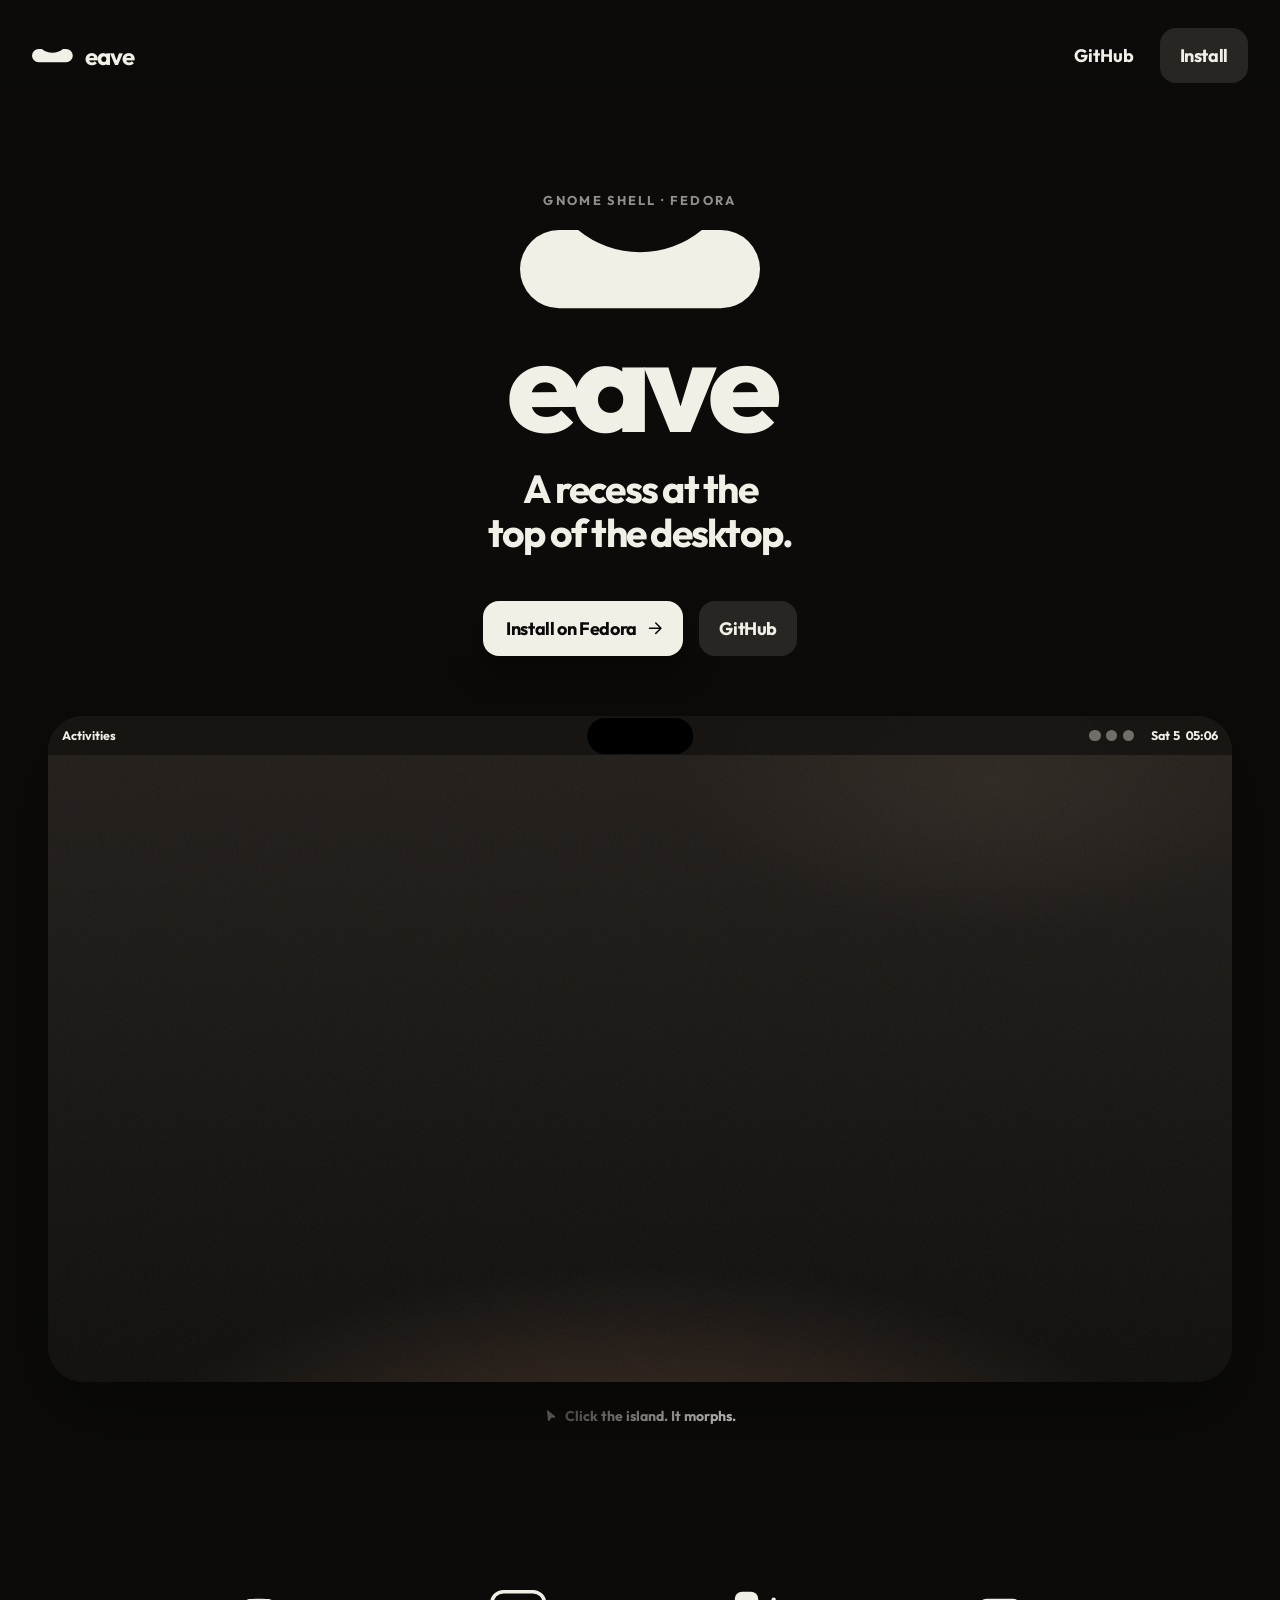
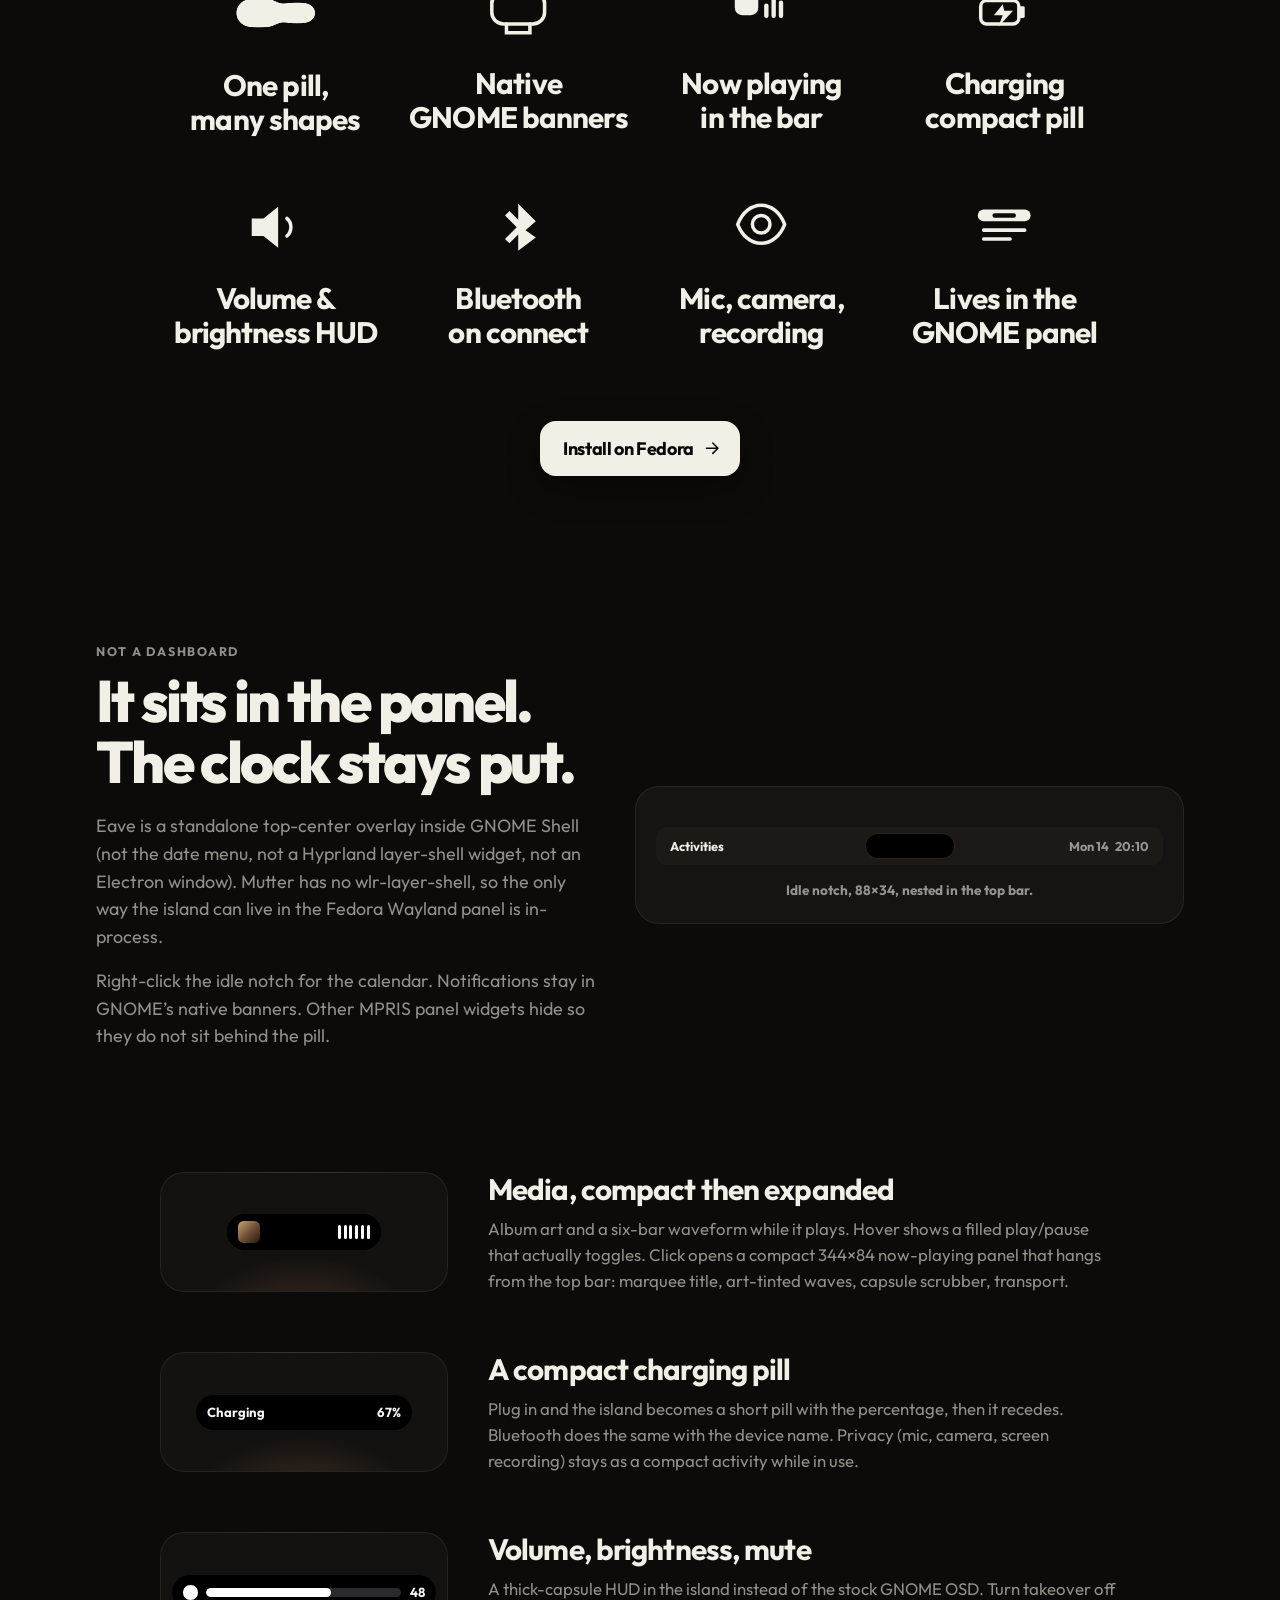
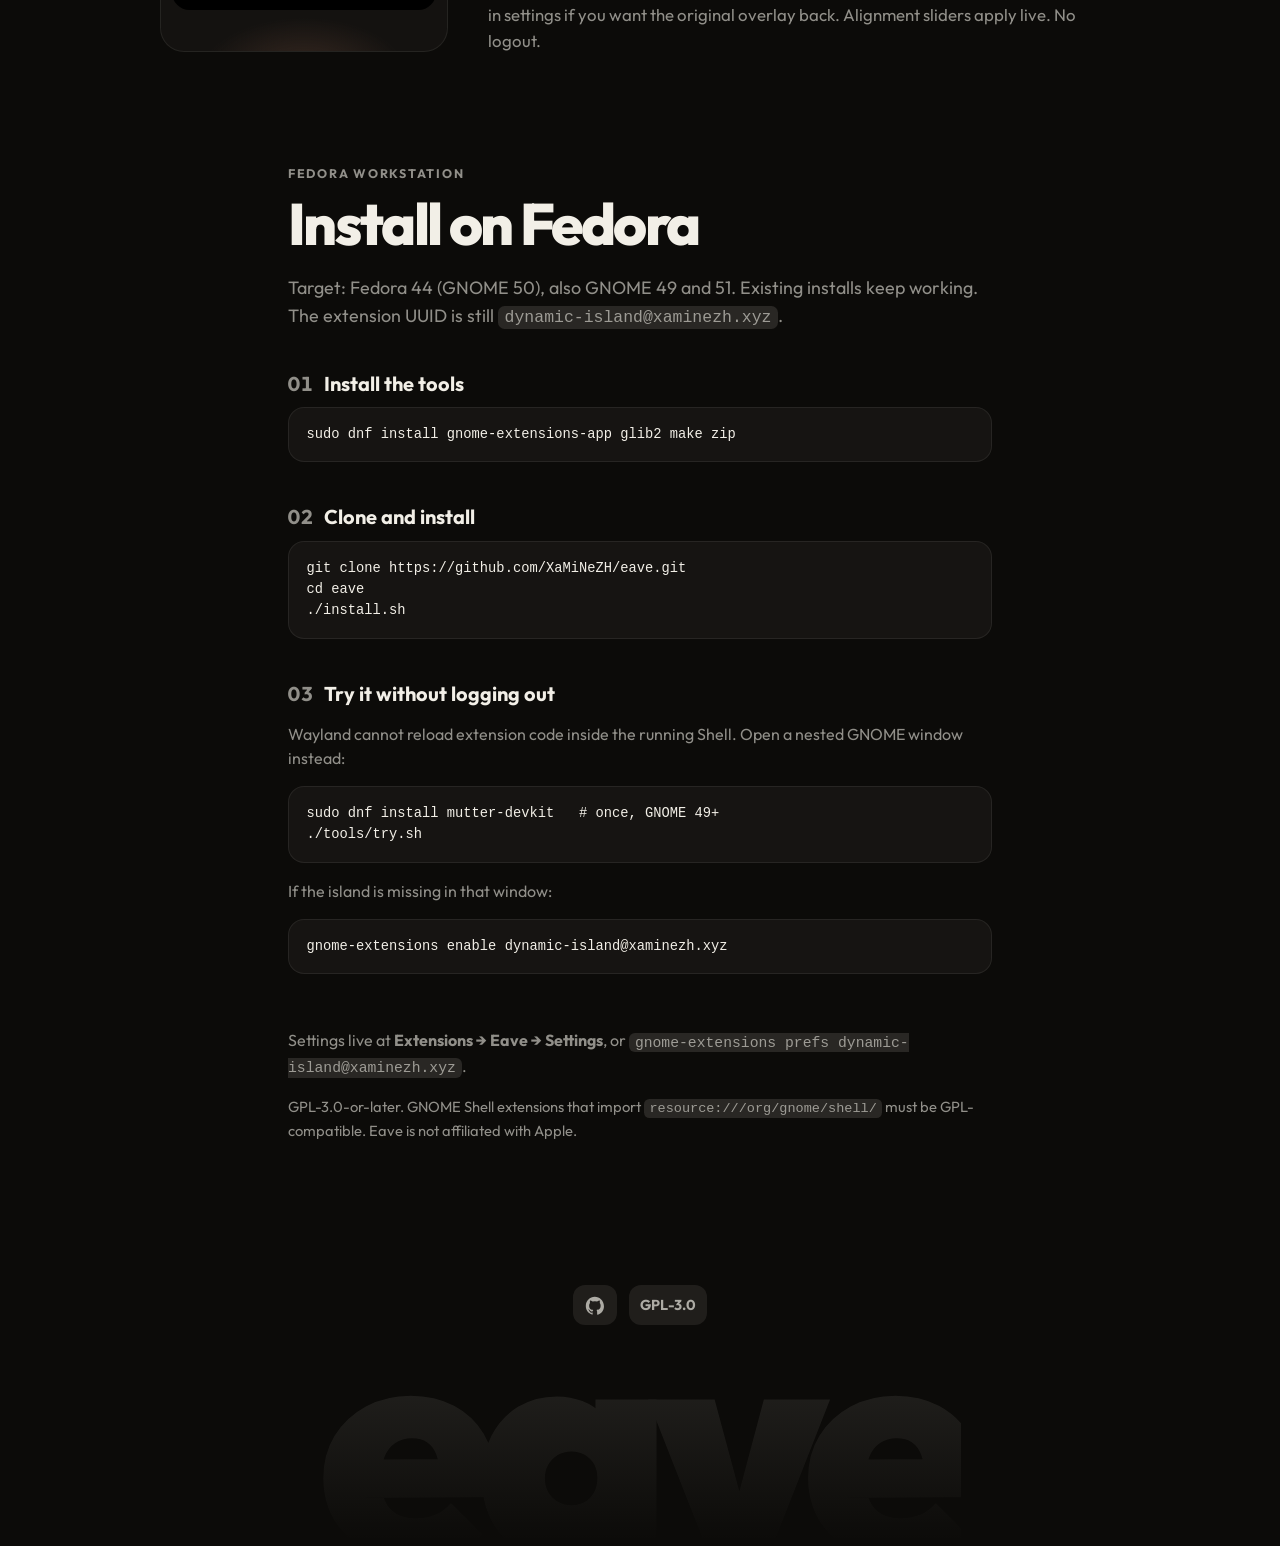
<file: site/index.html>
<!DOCTYPE html>
<html lang="en">
<head>
  <meta charset="utf-8">
  <meta name="viewport" content="width=device-width, initial-scale=1">
  <title>Eave, a recess at the top of the desktop</title>
  <meta name="description" content="Eave is a GNOME Shell extension for Fedora. A black notch in the top panel that morphs for media, charging, volume, Bluetooth, and privacy. GPL-3.0.">
  <meta name="theme-color" content="#0c0b09">
  <link rel="icon" href="assets/favicon.svg" type="image/svg+xml">
  <link rel="preload" href="fonts/outfit-700.ttf" as="font" type="font/ttf" crossorigin>
  <link rel="preload" href="fonts/outfit-800.ttf" as="font" type="font/ttf" crossorigin>
  <link rel="stylesheet" href="styles.css">
</head>
<body>
  <header class="nav" id="top">
    <a class="brand" href="#top" aria-label="Eave home">
      <svg class="brand-mark" viewBox="0 0 227 74" aria-hidden="true">
        <path fill="currentColor" stroke="none" d="M54.99359 0H37A37 37 0 0 0 0 37 37 37 0 0 0 37 74H190A37 37 0 0 0 227 37 37 37 0 0 0 190 0H172.00641A92 92 0 0 1 54.99359 0Z"/>
      </svg>
      <span class="brand-word">eave</span>
    </a>
    <nav class="nav-links" aria-label="Primary">
      <a class="nav-text" href="https://github.com/XaMiNeZH/eave">GitHub</a>
      <a class="btn btn-nav" href="#install">Install</a>
    </nav>
  </header>

  <main>
    <section class="hero">
      <div class="hero-copy">
        <p class="hero-kicker rise" style="--d:80ms">GNOME Shell · Fedora</p>
        <h1 class="hero-lockup rise" style="--d:160ms">
          <svg class="hero-mark" viewBox="0 0 227 74" role="img" aria-label="Eave mark">
            <path fill="currentColor" stroke="none" d="M54.99359 0H37A37 37 0 0 0 0 37 37 37 0 0 0 37 74H190A37 37 0 0 0 227 37 37 37 0 0 0 190 0H172.00641A92 92 0 0 1 54.99359 0Z"/>
          </svg>
          <span class="hero-name">eave</span>
        </h1>
        <p class="tagline rise" style="--d:280ms">A recess at the<br> top of the desktop.</p>
        <div class="hero-actions rise" style="--d:420ms">
          <a class="btn btn-solid" href="#install">
            <span class="btn-label">Install on Fedora</span>
            <svg class="btn-arrow" viewBox="0 0 24 24" aria-hidden="true"><path fill="none" stroke="currentColor" stroke-width="2" stroke-linecap="round" stroke-linejoin="round" d="M4.5 12h13.25M12.75 5.25 19.5 12l-6.75 6.75"/></svg>
          </a>
          <a class="btn btn-ghost" href="https://github.com/XaMiNeZH/eave">GitHub</a>
        </div>
      </div>

      <div class="stage-wrap rise" style="--d:640ms">
        <div class="stage" id="demo-stage">
          <div class="desktop" data-island="idle">
            <div class="panel">
              <div class="panel-side panel-left">
                <span class="activities">Activities</span>
              </div>
              <div class="panel-mid" aria-hidden="true"></div>
              <div class="panel-side panel-right">
                <span class="sys" aria-hidden="true">
                  <i class="sys-wifi"></i>
                  <i class="sys-vol"></i>
                  <i class="sys-batt"></i>
                </span>
                <span class="clock" id="panel-clock">Mon 14&ensp;20:10</span>
              </div>
            </div>
            <button type="button" class="island" id="island" data-state="idle" aria-label="Preview of Eave in the GNOME panel. Click to morph.">
              <span class="island-glow" aria-hidden="true"></span>
              <span class="face" data-face="idle"></span>
              <span class="face face-media" data-face="media">
                <span class="art" aria-hidden="true"></span>
                <span class="eq" aria-hidden="true">
                  <i></i><i></i><i></i><i></i><i></i><i></i>
                </span>
              </span>
              <span class="face face-charging" data-face="charging">
                <span class="face-title">Charging</span>
                <span class="face-trail">
                  <span>67%</span>
                  <svg viewBox="0 0 16 16" aria-hidden="true"><path fill="#30d158" d="M9.2 1.2 4 9h3.2L6.8 14.8 12 7H8.8z"/></svg>
                </span>
              </span>
              <span class="face face-volume" data-face="volume">
                <svg class="osd-icon" viewBox="0 0 24 24" aria-hidden="true"><path fill="currentColor" d="M4 9v6h4l5 4V5L8 9H4zm11.5 3a3.5 3.5 0 0 0-1.8-3.1v6.2A3.5 3.5 0 0 0 15.5 12z"/></svg>
                <span class="hud"><span class="hud-fill"></span></span>
                <span class="pct">64</span>
              </span>
              <span class="face face-bt" data-face="bluetooth">
                <span class="face-title">WH-1000XM5</span>
                <span class="face-trail">
                  <svg class="bt-icon" viewBox="0 0 24 24" aria-hidden="true"><path fill="currentColor" d="M12 2v7.6L8.7 6.3 7.3 7.7 11.6 12l-4.3 4.3 1.4 1.4L12 14.4V22l7-5.5-4.1-3.2L19 10.1 12 2zm2 13.1 1.6 1.3L14 18.1v-3zm0-8.2V8.9l1.6-1.3L14 6.9z"/></svg>
                </span>
              </span>
              <span class="face face-privacy" data-face="privacy">
                <svg viewBox="0 0 24 24" aria-hidden="true"><path fill="currentColor" d="M12 15a3.5 3.5 0 1 0 0-7 3.5 3.5 0 0 0 0 7zm0 2c-4 0-7.5-2.4-9-6 1.5-3.6 5-6 9-6s7.5 2.4 9 6c-1.5 3.6-5 6-9 6z"/></svg>
                <svg viewBox="0 0 24 24" aria-hidden="true"><path fill="currentColor" d="M12 14a3 3 0 0 0 3-3V6a3 3 0 1 0-6 0v5a3 3 0 0 0 3 3zm5-3a5 5 0 0 1-10 0H5a7 7 0 0 0 6 6.9V21h2v-3.1A7 7 0 0 0 19 11h-2z"/></svg>
              </span>
              <span class="face face-expanded" data-face="expanded">
                <span class="art art-lg" aria-hidden="true"></span>
                <span class="now">
                  <span class="now-head">
                    <span class="now-text">
                      <span class="now-title">Warm Recess</span>
                      <span class="now-artist">Eave Demo</span>
                    </span>
                    <span class="eq eq-accent" aria-hidden="true">
                      <i></i><i></i><i></i><i></i><i></i><i></i>
                    </span>
                  </span>
                  <span class="seek">
                    <span>1:12</span>
                    <span class="seek-rail"><span class="seek-fill"></span></span>
                    <span>−2:04</span>
                  </span>
                </span>
              </span>
            </button>
            <div class="wallpaper" id="demo-wallpaper"></div>
          </div>
        </div>
        <div class="stage-caption">
          <p class="hint" id="island-hint">
            <svg viewBox="0 0 24 24" aria-hidden="true"><path fill="currentColor" d="M5.2 4.1c-.3-1.2 1.1-2 2-1.3L19.4 13c1 .8.5 2.4-.8 2.5l-5.1.1a1.4 1.4 0 0 0-1.2.7l-2.6 4.3c-.7 1.1-2.4.7-2.6-.6L5.2 4.1Z"/></svg>
            <span class="hint-copy">Click the island. It morphs.</span>
          </p>
          <button type="button" class="demo-mute" id="demo-mute" hidden aria-pressed="false" aria-label="Mute demo">
            <svg class="mute-on" viewBox="0 0 24 24" aria-hidden="true"><path fill="currentColor" d="M4 9v6h4l5 4V5L8 9H4zm11.5 3a3.5 3.5 0 0 0-1.8-3.1v6.2A3.5 3.5 0 0 0 15.5 12zM14 5.2v1.6a6.5 6.5 0 0 1 0 10.4v1.6a8.1 8.1 0 0 0 0-13.6z"/></svg>
            <svg class="mute-off" viewBox="0 0 24 24" aria-hidden="true"><path fill="currentColor" d="M4 9v6h4l5 4V5L8 9H4zm12.1 1.2 1.4-1.4 1.4 1.4 1.4-1.4 1.4 1.4-1.4 1.4 1.4 1.4-1.4 1.4-1.4-1.4-1.4 1.4-1.4-1.4 1.4-1.4-1.4-1.4z"/></svg>
            <span class="mute-label">Mute</span>
          </button>
        </div>
      </div>
    </section>

    <section class="beats" id="what" aria-labelledby="beats-title">
      <h2 id="beats-title" class="sr-only">What Eave does</h2>
      <div class="beat-grid" data-reveal="stagger">
        <article class="beat">
          <svg class="beat-icon beat-icon-morph" viewBox="0 0 112 72" aria-hidden="true">
            <defs>
              <filter id="eave-goo" x="-24" y="-24" width="160" height="120" filterUnits="userSpaceOnUse">
                <feGaussianBlur in="SourceGraphic" stdDeviation="5" result="blur"/>
                <feColorMatrix in="blur" mode="matrix" values="1 0 0 0 0  0 1 0 0 0  0 0 1 0 0  0 0 0 18 -8" result="goo"/>
                <feComposite in="SourceGraphic" in2="goo" operator="atop"/>
              </filter>
            </defs>
            <g filter="url(#eave-goo)">
              <rect class="morph-a" x="16" y="22" width="46" height="28" rx="14"/>
              <rect class="morph-b" x="58" y="26" width="38" height="20" rx="10"/>
            </g>
          </svg>
          <h3>One pill,<br>many shapes</h3>
        </article>
        <article class="beat">
          <svg class="beat-icon beat-icon-banner" viewBox="0 0 48 48" aria-hidden="true">
            <rect class="banner-screen" x="6" y="10" width="36" height="22" rx="8" fill="none" stroke="currentColor" stroke-width="2.4"/>
            <path class="banner-stand" d="M16 32v6h16v-6" fill="none" stroke="currentColor" stroke-width="2.4" stroke-linecap="round"/>
          </svg>
          <h3>Native<br>GNOME banners</h3>
        </article>
        <article class="beat">
          <svg class="beat-icon beat-icon-media" viewBox="0 0 48 48" aria-hidden="true">
            <rect x="6" y="10" width="16" height="16" rx="5"/>
            <g class="eq-icon" fill="currentColor">
              <rect x="26" y="18" width="3" height="10" rx="1.5"/>
              <rect x="31" y="14" width="3" height="14" rx="1.5"/>
              <rect x="36" y="16" width="3" height="12" rx="1.5"/>
            </g>
          </svg>
          <h3>Now playing<br>in the bar</h3>
        </article>
        <article class="beat">
          <svg class="beat-icon beat-icon-charge" viewBox="0 0 48 48" aria-hidden="true">
            <rect x="8" y="16" width="26" height="16" rx="4" fill="none" stroke="currentColor" stroke-width="2.4"/>
            <rect x="34" y="20" width="4" height="8" rx="1"/>
            <path class="charge-bolt" d="M23 18.5 17 26h6l-3 8 10-11h-6z"/>
          </svg>
          <h3>Charging<br>compact pill</h3>
        </article>
        <article class="beat">
          <svg class="beat-icon beat-icon-osd" viewBox="0 0 48 48" aria-hidden="true">
            <path d="M8 18v12h8l10 8V10L16 18H8z"/>
            <path class="osd-wave" d="M32 18a8 8 0 0 1 0 12" fill="none" stroke="currentColor" stroke-width="2.4" stroke-linecap="round"/>
          </svg>
          <h3>Volume &amp;<br>brightness HUD</h3>
        </article>
        <article class="beat">
          <svg class="beat-icon beat-icon-bt" viewBox="0 0 48 48" aria-hidden="true">
            <path d="M24 8v11l-6-6-3 3 8 8-8 8 3 3 6-6v11l12-9-7-5 7-6z"/>
          </svg>
          <h3>Bluetooth<br>on connect</h3>
        </article>
        <article class="beat">
          <svg class="beat-icon beat-icon-privacy" viewBox="0 0 48 48" aria-hidden="true">
            <circle cx="24" cy="22" r="6" fill="none" stroke="currentColor" stroke-width="2.4"/>
            <path d="M8 22c3-8 9-13 16-13s13 5 16 13c-3 8-9 13-16 13S11 30 8 22z" fill="none" stroke="currentColor" stroke-width="2.4"/>
          </svg>
          <h3>Mic, camera,<br>recording</h3>
        </article>
        <article class="beat">
          <svg class="beat-icon beat-icon-panel" viewBox="0 0 48 48" aria-hidden="true">
            <rect class="panel-bar" x="6" y="12" width="36" height="8" rx="4"/>
            <rect class="panel-notch" x="16" y="14.5" width="16" height="3" rx="1.5" fill="#0c0b09"/>
            <path d="M10 26h28M10 32h18" stroke="currentColor" stroke-width="2.4" stroke-linecap="round" fill="none"/>
          </svg>
          <h3>Lives in the<br>GNOME panel</h3>
        </article>
      </div>
      <div class="beats-cta" data-reveal>
        <a class="btn btn-solid" href="#install">
          <span class="btn-label">Install on Fedora</span>
          <svg class="btn-arrow" viewBox="0 0 24 24" aria-hidden="true"><path fill="none" stroke="currentColor" stroke-width="2" stroke-linecap="round" stroke-linejoin="round" d="M4.5 12h13.25M12.75 5.25 19.5 12l-6.75 6.75"/></svg>
        </a>
      </div>
    </section>

    <section class="panel-story" id="panel" data-reveal>
      <div class="story-copy">
        <p class="eyebrow">Not a dashboard</p>
        <h2>It sits in the panel.<br>The clock stays put.</h2>
        <p class="lede">Eave is a standalone top-center overlay inside GNOME Shell (not the date menu, not a Hyprland layer-shell widget, not an Electron window). Mutter has no wlr-layer-shell, so the only way the island can live in the Fedora Wayland panel is in-process.</p>
        <p class="lede">Right-click the idle notch for the calendar. Notifications stay in GNOME’s native banners. Other MPRIS panel widgets hide so they do not sit behind the pill.</p>
      </div>
      <div class="bar-shot" aria-hidden="true">
        <div class="bar-shot-inner">
          <span class="bar-left">Activities</span>
          <span class="bar-island"></span>
          <span class="bar-right">Mon 14&ensp;20:10</span>
        </div>
        <p class="bar-caption">Idle notch, 88×34, nested in the top bar.</p>
      </div>
    </section>

    <section class="moments" aria-label="Island states" data-reveal="stagger">
      <article class="moment">
        <div class="moment-visual">
          <div class="mini-island is-media">
            <span class="art"></span>
            <span class="eq"><i></i><i></i><i></i><i></i><i></i><i></i></span>
          </div>
        </div>
        <div>
          <h3>Media, compact then expanded</h3>
          <p>Album art and a six-bar waveform while it plays. Hover shows a filled play/pause that actually toggles. Click opens a compact 344×84 now-playing panel that hangs from the top bar: marquee title, art-tinted waves, capsule scrubber, transport.</p>
        </div>
      </article>
      <article class="moment">
        <div class="moment-visual">
          <div class="mini-island is-charge">
            <span>Charging</span>
            <span class="charge-pct">67%</span>
          </div>
        </div>
        <div>
          <h3>A compact charging pill</h3>
          <p>Plug in and the island becomes a short pill with the percentage, then it recedes. Bluetooth does the same with the device name. Privacy (mic, camera, screen recording) stays as a compact activity while in use.</p>
        </div>
      </article>
      <article class="moment">
        <div class="moment-visual">
          <div class="mini-island is-osd">
            <span class="osd-glyph"></span>
            <span class="hud"><span class="hud-fill"></span></span>
            <span>48</span>
          </div>
        </div>
        <div>
          <h3>Volume, brightness, mute</h3>
          <p>A thick-capsule HUD in the island instead of the stock GNOME OSD. Turn takeover off in settings if you want the original overlay back. Alignment sliders apply live. No logout.</p>
        </div>
      </article>
    </section>

    <section class="install" id="install" data-reveal>
      <p class="eyebrow">Fedora Workstation</p>
      <h2>Install on Fedora</h2>
      <p class="lede install-lede">Target: Fedora 44 (GNOME 50), also GNOME 49 and 51. Existing installs keep working. The extension UUID is still <code>dynamic-island@xaminezh.xyz</code>.</p>
      <ol class="steps">
        <li>
          <h3>Install the tools</h3>
          <pre><code>sudo dnf install gnome-extensions-app glib2 make zip</code></pre>
        </li>
        <li>
          <h3>Clone and install</h3>
          <pre><code>git clone https://github.com/XaMiNeZH/eave.git
cd eave
./install.sh</code></pre>
        </li>
        <li>
          <h3>Try it without logging out</h3>
          <p>Wayland cannot reload extension code inside the running Shell. Open a nested GNOME window instead:</p>
          <pre><code>sudo dnf install mutter-devkit   # once, GNOME 49+
./tools/try.sh</code></pre>
          <p>If the island is missing in that window:</p>
          <pre><code>gnome-extensions enable dynamic-island@xaminezh.xyz</code></pre>
        </li>
      </ol>
      <p class="prefs-line">Settings live at <strong>Extensions → Eave → Settings</strong>, or <code>gnome-extensions prefs dynamic-island@xaminezh.xyz</code>.</p>
      <p class="legal-note">GPL-3.0-or-later. GNOME Shell extensions that import <code>resource:///org/gnome/shell/</code> must be GPL-compatible. Eave is not affiliated with Apple.</p>
    </section>
  </main>

  <footer class="footer">
    <div class="footer-links" data-reveal>
      <a href="https://github.com/XaMiNeZH/eave" aria-label="GitHub">
        <svg viewBox="0 0 24 24" aria-hidden="true"><path fill="currentColor" d="M12 2C6.5 2 2 6.6 2 12.2c0 4.5 2.9 8.3 6.9 9.6.5.1.7-.2.7-.5v-1.8c-2.8.6-3.4-1.4-3.4-1.4-.4-1.1-1.1-1.4-1.1-1.4-.9-.6.1-.6.1-.6 1 .1 1.5 1 1.5 1 .9 1.6 2.4 1.1 3 .9.1-.7.4-1.1.6-1.4-2.2-.3-4.6-1.1-4.6-5 0-1.1.4-2 1-2.7-.1-.3-.4-1.3.1-2.7 0 0 .8-.3 2.8 1a9.4 9.4 0 0 1 5 0c2-1.3 2.8-1 2.8-1 .5 1.4.2 2.4.1 2.7.6.7 1 1.6 1 2.7 0 3.9-2.3 4.7-4.6 5 .4.3.7 1 .7 2v2.9c0 .3.2.6.7.5 4-1.3 6.9-5.1 6.9-9.6C22 6.6 17.5 2 12 2z"/></svg>
      </a>
      <a href="LICENSE.txt">GPL-3.0</a>
    </div>
    <div class="giant" aria-hidden="true" data-reveal>eave</div>
  </footer>

  <script src="app.js"></script>
</body>
</html>
</file>
<file: site/styles.css>
@font-face {
  font-family: Outfit;
  src: url("fonts/outfit-400.ttf") format("truetype");
  font-weight: 400;
  font-style: normal;
  font-display: swap;
}
@font-face {
  font-family: Outfit;
  src: url("fonts/outfit-700.ttf") format("truetype");
  font-weight: 700;
  font-style: normal;
  font-display: swap;
}
@font-face {
  font-family: Outfit;
  src: url("fonts/outfit-800.ttf") format("truetype");
  font-weight: 800;
  font-style: normal;
  font-display: swap;
}
@font-face {
  font-family: Outfit;
  src: url("fonts/outfit-900.ttf") format("truetype");
  font-weight: 900;
  font-style: normal;
  font-display: swap;
}

:root {
  --bg: #0c0b09;
  --bg-lift: #161412;
  --cream: #f2efe7;
  --cream-dim: rgba(242, 239, 231, 0.58);
  --cream-faint: rgba(242, 239, 231, 0.12);
  --cream-line: rgba(242, 239, 231, 0.08);
  --ink: #0a0a0a;
  --island: #000;
  --panel: rgba(18, 16, 14, 0.72);
  --green: #30d158;
  --ease: cubic-bezier(0.22, 1, 0.36, 1);
  --ease-out: cubic-bezier(0, 0, 0.2, 1);
  --ease-spring: cubic-bezier(0.34, 1.2, 0.64, 1);
  --nav-h: 5.5rem;
}

*,
*::before,
*::after { box-sizing: border-box; }

html {
  scroll-behavior: smooth;
  color-scheme: dark;
}

html, body {
  margin: 0;
  padding: 0;
  background: var(--bg);
  color: var(--cream);
  font-family: Outfit, ui-sans-serif, system-ui, sans-serif;
  font-weight: 400;
  min-height: 100svh;
}

body {
  overflow-x: hidden;
}

::selection {
  background: var(--cream);
  color: var(--bg);
}

a { color: inherit; text-decoration: none; }

code {
  font-family: ui-monospace, SFMono-Regular, Menlo, Consolas, monospace;
  font-size: 0.92em;
  background: var(--cream-faint);
  padding: 0.12em 0.4em;
  border-radius: 0.4em;
}

.sr-only {
  position: absolute;
  width: 1px;
  height: 1px;
  padding: 0;
  margin: -1px;
  overflow: hidden;
  clip: rect(0, 0, 0, 0);
  border: 0;
}

.nav {
  position: fixed;
  top: 0;
  z-index: 40;
  display: flex;
  align-items: center;
  justify-content: space-between;
  width: 100%;
  padding: 1.25rem 2rem;
  background: linear-gradient(to bottom, var(--bg) 55%, transparent);
  outline: 1px solid transparent;
  transition:
    box-shadow 0.3s ease,
    background 0.3s ease,
    backdrop-filter 0.3s ease,
    padding 0.3s var(--ease),
    outline-color 0.3s ease;
}

.nav.is-stuck {
  padding-block: 0.85rem;
  background: rgba(12, 11, 9, 0.72);
  backdrop-filter: blur(22px) saturate(1.25);
  -webkit-backdrop-filter: blur(22px) saturate(1.25);
  box-shadow: 0 1px 0 var(--cream-line), 0 12px 40px rgba(0, 0, 0, 0.28);
}

.brand {
  display: flex;
  align-items: center;
  gap: 0.75rem;
  font-size: 1.5rem;
  font-weight: 700;
  letter-spacing: -0.04em;
  animation: header-rise 0.5s ease 75ms both;
}

.brand-mark {
  width: 2.55rem;
  height: auto;
  display: block;
  overflow: visible;
  transform-origin: center;
  transition: transform 0.35s var(--ease-spring);
}

.brand:hover .brand-mark {
  transform: scale(1.08) rotate(-4deg);
}

.brand-mark path,
.hero-mark path {
  fill: currentColor;
  stroke: none;
}

.nav-links {
  display: flex;
  align-items: center;
  gap: 0.35rem;
  animation: nav-fade 0.7s ease-in 75ms both;
}

.nav-text {
  display: inline-flex;
  align-items: center;
  padding: 1rem 1.25rem;
  border-radius: 1rem;
  font-size: 1.125rem;
  font-weight: 700;
  transition: background 0.3s ease, transform 0.3s var(--ease);
}

.nav-text:hover { background: var(--cream-faint); }
.nav-text:active { transform: scale(0.97); }

.btn {
  position: relative;
  display: inline-flex;
  align-items: center;
  justify-content: center;
  gap: 0.55rem;
  max-height: 3.75rem;
  padding: 1rem 1.25rem;
  border-radius: 1rem;
  font-size: 1.125rem;
  font-weight: 700;
  letter-spacing: -0.02em;
  white-space: nowrap;
  border: 0;
  cursor: pointer;
  overflow: hidden;
  transition:
    transform 0.3s var(--ease-spring),
    background 0.3s ease,
    color 0.3s ease,
    box-shadow 0.3s ease;
}

.btn-nav { background: var(--cream-faint); }
.btn-nav:hover { background: rgba(242, 239, 231, 0.18); }
.btn-nav:active { transform: scale(0.96); }
.nav.is-stuck .btn-nav { background: rgba(242, 239, 231, 0.14); }

.btn-solid {
  background: var(--cream);
  color: var(--ink);
  padding-inline: 1.45rem 1.2rem;
  box-shadow: 0 12px 32px rgba(0, 0, 0, 0.35);
}

.btn-solid .btn-label,
.btn-solid .btn-arrow {
  transition: transform 0.3s var(--ease), opacity 0.3s ease, filter 0.3s ease;
}

.btn-solid:hover {
  transform: translateY(-2px);
  box-shadow: 0 18px 44px rgba(0, 0, 0, 0.42);
}

.btn-solid:hover .btn-label { transform: translateX(-0.28rem); }
.btn-solid:hover .btn-arrow { transform: translateX(0.18rem); }
.btn-solid:active { transform: translateY(0) scale(0.98); }

.btn-ghost {
  background: var(--cream-faint);
}

.btn-ghost:hover { background: rgba(242, 239, 231, 0.18); }
.btn-ghost:active { transform: scale(0.98); }

.btn-arrow {
  width: 1.15rem;
  height: 1.15rem;
  flex: none;
}

.hero {
  display: flex;
  flex-direction: column;
  align-items: center;
  padding: 8.75rem 2rem 4.5rem;
}

.hero-copy {
  width: 100%;
  max-width: 54rem;
  text-align: center;
  margin-bottom: 3.75rem;
}

.hero-kicker {
  margin: 0 0 1.4rem;
  font-size: 0.8rem;
  font-weight: 700;
  letter-spacing: 0.18em;
  text-transform: uppercase;
  color: var(--cream-dim);
}

.hero-lockup {
  margin: 0;
  display: flex;
  flex-direction: column;
  align-items: center;
  gap: 1.15rem;
}

.hero-mark {
  width: min(15rem, 62vw);
  height: auto;
  color: var(--cream);
  overflow: visible;
}

.hero-name {
  display: block;
  font-size: clamp(3.75rem, 16vw, 8.25rem);
  font-weight: 800;
  letter-spacing: -0.06em;
  line-height: 0.86;
}

.tagline {
  margin: 1.65rem 0 0;
  font-size: clamp(1.45rem, 3.6vw, 2.45rem);
  font-weight: 700;
  letter-spacing: -0.045em;
  line-height: 1.12;
  color: var(--cream);
}

.hero-actions {
  margin-top: 2.9rem;
  display: flex;
  flex-wrap: wrap;
  gap: 1rem;
  justify-content: center;
}

.rise {
  animation: rise 0.95s var(--ease) both;
  animation-delay: var(--d, 0ms);
}

@keyframes rise {
  from { opacity: 0; transform: translateY(22px); }
  to { opacity: 1; transform: none; }
}

@keyframes header-rise {
  from { opacity: 0; transform: translateY(16px) scale(0.84) rotate(5deg); }
  to { opacity: 1; transform: none; }
}

@keyframes nav-fade {
  from { opacity: 0; }
  to { opacity: 1; }
}

@keyframes shine {
  from { background-position: 200% 0; }
  to { background-position: -200% 0; }
}

.stage-wrap {
  width: 100%;
  max-width: 74rem;
}

.stage {
  position: relative;
  width: 100%;
  border-radius: 2.25rem;
  overflow: hidden;
  background: #1a1714;
  aspect-ratio: 16 / 9;
  min-height: 16rem;
  user-select: none;
  box-shadow: 0 28px 80px rgba(0, 0, 0, 0.38);
}

.desktop {
  --panel-h: 2.45rem;
  --island-inset: 0.1rem;
  position: absolute;
  inset: 0;
  isolation: isolate;
}

.wallpaper {
  position: absolute;
  inset: -8% 0 0;
  z-index: 0;
  background:
    radial-gradient(80% 60% at 50% 115%, #4a3428 0%, transparent 55%),
    radial-gradient(50% 40% at 78% 18%, #2c2620 0%, transparent 50%),
    linear-gradient(180deg, #241e19 0%, #12100e 70%, #0c0b09 100%);
  transform: translate3d(0, 0, 0) scale(1.06);
  will-change: transform;
}

.wallpaper::after {
  content: "";
  position: absolute;
  inset: 0;
  opacity: 0.09;
  background-image: url("data:image/svg+xml;utf8,<svg xmlns='http://www.w3.org/2000/svg' width='80' height='80'><filter id='n'><feTurbulence type='fractalNoise' baseFrequency='0.9' numOctaves='2' stitchTiles='stitch'/></filter><rect width='100%' height='100%' filter='url(%23n)'/></svg>");
  pointer-events: none;
}

.panel {
  position: absolute;
  top: 0;
  left: 0;
  right: 0;
  z-index: 4;
  display: grid;
  grid-template-columns: 1fr auto 1fr;
  align-items: center;
  height: var(--panel-h);
  padding: 0 0.85rem;
  overflow: visible;
  pointer-events: none;
  background: var(--panel);
  backdrop-filter: blur(18px) saturate(1.2);
  color: var(--cream);
  font-size: 0.78rem;
  font-weight: 600;
}

.panel-side { display: flex; align-items: center; gap: 0.5rem; }
.panel-left { justify-content: flex-start; }
.panel-right { justify-content: flex-end; }
.panel-mid {
  width: 0;
  min-width: 0;
  min-height: var(--panel-h);
}

.clock {
  letter-spacing: 0.01em;
  font-variant-numeric: tabular-nums;
}

.sys { display: flex; gap: 0.35rem; align-items: center; margin-right: 0.55rem; }
.sys i {
  display: block;
  width: 0.7rem;
  height: 0.7rem;
  border-radius: 50%;
  background: var(--cream-dim);
  opacity: 0.7;
}
.sys-batt { border-radius: 0.15rem; height: 0.55rem; width: 0.9rem; }

.island {
  --island-w: 6.6rem;
  --island-h: 2.25rem;
  --island-r: 999px;
  --island-scale: 1;
  --gx: 50%;
  --gy: 50%;
  appearance: none;
  border: 0;
  padding: 0;
  margin: 0;
  position: absolute;
  z-index: 6;
  top: var(--island-inset);
  left: 50%;
  width: var(--island-w);
  height: var(--island-h);
  max-width: calc(100% - 1.6rem);
  border-radius: var(--island-r);
  background: var(--island);
  color: #f5f5f7;
  cursor: pointer;
  overflow: hidden;
  touch-action: manipulation;
  transform: translateX(-50%) scale(var(--island-scale));
  transform-origin: top center;
  transition:
    width 0.58s var(--ease-spring),
    height 0.58s var(--ease-spring),
    border-radius 0.5s var(--ease-spring),
    transform 0.32s var(--ease-spring),
    box-shadow 0.32s ease;
}

.island:hover {
  --island-scale: 1.045;
  box-shadow: 0 10px 28px rgba(0, 0, 0, 0.45);
}

.island:active {
  --island-scale: 0.965;
}

.island:focus-visible {
  outline: 2px solid var(--cream);
  outline-offset: 3px;
}

.island-glow {
  position: absolute;
  inset: 0;
  z-index: 1;
  pointer-events: none;
  opacity: 0;
  background: radial-gradient(
    9rem circle at var(--gx) var(--gy),
    rgba(242, 239, 231, 0.16),
    transparent 58%
  );
  transition: opacity 0.35s ease;
}

.island:hover .island-glow { opacity: 1; }

.face {
  display: flex;
  align-items: center;
  justify-content: center;
  position: absolute;
  inset: 0;
  z-index: 2;
  padding: 0 0.55rem;
  gap: 0.45rem;
  opacity: 0;
  visibility: hidden;
  pointer-events: none;
  transition: opacity 0.18s ease, visibility 0.18s ease;
}

.island[data-state="idle"] { --island-w: 6.6rem; --island-h: 2.25rem; }
.island[data-state="media"] { --island-w: 11.2rem; }
.island[data-state="charging"] { --island-w: 13.5rem; }
.island[data-state="volume"] { --island-w: 17rem; }
.island[data-state="bluetooth"] { --island-w: 15.5rem; }
.island[data-state="privacy"] { --island-w: 11.2rem; }
.island[data-state="expanded"] {
  --island-w: 21.5rem;
  --island-h: 5.25rem;
  --island-r: 1.375rem;
}

.island[data-state="idle"] .face[data-face="idle"],
.island[data-state="media"] .face[data-face="media"],
.island[data-state="charging"] .face[data-face="charging"],
.island[data-state="volume"] .face[data-face="volume"],
.island[data-state="bluetooth"] .face[data-face="bluetooth"],
.island[data-state="privacy"] .face[data-face="privacy"],
.island[data-state="expanded"] .face[data-face="expanded"] {
  opacity: 1;
  visibility: visible;
  transition-delay: 0.1s;
}

.art {
  width: 1.35rem;
  height: 1.35rem;
  border-radius: 0.35rem;
  background: linear-gradient(135deg, #c4a574, #6b4a32 55%, #2a1810);
  flex: none;
}
.art-lg { width: 3.25rem; height: 3.25rem; border-radius: 0.7rem; flex: none; }

.eq {
  display: flex;
  align-items: center;
  gap: 0.18rem;
  height: 0.9rem;
}
.eq i {
  display: block;
  width: 0.18rem;
  height: 100%;
  border-radius: 99px;
  background: #fff;
  transform-origin: center;
  animation: eq 0.9s ease-in-out infinite;
  animation-play-state: paused;
}
.island[data-state="media"] .eq i,
.island[data-state="expanded"] .eq i,
.mini-island.is-media .eq i {
  animation-play-state: running;
}
.eq i:nth-child(1) { animation-delay: 0s; }
.eq i:nth-child(2) { animation-delay: 0.12s; }
.eq i:nth-child(3) { animation-delay: 0.24s; }
.eq i:nth-child(4) { animation-delay: 0.08s; }
.eq i:nth-child(5) { animation-delay: 0.2s; }
.eq i:nth-child(6) { animation-delay: 0.16s; }
.eq-accent i {
  background: linear-gradient(#e8c9a0, #c4a574);
}

@keyframes eq {
  0%, 100% { transform: scaleY(0.28); }
  50% { transform: scaleY(1); }
}

.face-media { justify-content: space-between; padding-inline: 0.45rem; }
.face-charging,
.face-bt { justify-content: space-between; font-size: 0.78rem; font-weight: 700; }
.face-trail { display: flex; align-items: center; gap: 0.35rem; }
.face-trail svg { width: 0.95rem; height: 0.95rem; }
.face-title { font-weight: 700; font-size: 0.78rem; white-space: nowrap; }

.face-volume { gap: 0.55rem; font-variant-numeric: tabular-nums; font-weight: 700; font-size: 0.8rem; }
.osd-icon, .bt-icon, .face-privacy svg { width: 1.05rem; height: 1.05rem; flex: none; }
.hud {
  flex: 1;
  height: 0.55rem;
  border-radius: 99px;
  background: #2a2a2c;
  overflow: hidden;
}
.hud-fill {
  display: block;
  height: 100%;
  width: 64%;
  background: #fff;
  border-radius: inherit;
}

.island[data-state="volume"] .hud-fill {
  animation: hud-in 0.7s var(--ease) both;
}

@keyframes hud-in {
  from { width: 18%; }
  to { width: 64%; }
}

.face-privacy { gap: 0.8rem; }

.face-expanded {
  padding: 0.5rem 0.7rem;
  gap: 0.65rem;
  align-items: center;
}
.now { flex: 1; min-width: 0; display: flex; flex-direction: column; gap: 0.35rem; }
.now-head { display: flex; justify-content: space-between; gap: 0.5rem; }
.now-text { display: flex; flex-direction: column; min-width: 0; }
.now-title,
.now-artist {
  overflow: hidden;
  text-overflow: ellipsis;
  white-space: nowrap;
}
.now-title { font-size: 0.85rem; font-weight: 700; letter-spacing: -0.02em; }
.now-artist { font-size: 0.68rem; opacity: 0.55; }
.seek {
  display: grid;
  grid-template-columns: auto 1fr auto;
  gap: 0.4rem;
  align-items: center;
  font-size: 0.62rem;
  font-variant-numeric: tabular-nums;
  opacity: 0.8;
}
.seek-rail {
  height: 0.22rem;
  background: #2a2a2c;
  border-radius: 99px;
  overflow: hidden;
}
.seek-fill { display: block; width: 36%; height: 100%; background: #fff; }

.island[data-state="expanded"] .seek-fill {
  animation: seek-run 22s linear infinite;
}

@keyframes seek-run {
  from { width: 10%; }
  to { width: 86%; }
}

.stage-caption {
  display: flex;
  align-items: center;
  justify-content: center;
  gap: 0.85rem;
  margin-top: 1rem;
  min-height: 2.2rem;
}

.demo-mute {
  display: inline-flex;
  align-items: center;
  gap: 0.4rem;
  padding: 0.45rem 0.75rem;
  border: 0;
  border-radius: 999px;
  background: var(--cream-faint);
  color: var(--cream);
  font: inherit;
  font-size: 0.78rem;
  font-weight: 700;
  cursor: pointer;
  transition: background 0.3s ease, transform 0.3s var(--ease);
}

.demo-mute[hidden] {
  display: none !important;
}

.demo-mute:hover { background: rgba(12, 11, 9, 0.82); }
.demo-mute:active { transform: scale(0.97); }
.demo-mute svg { width: 0.95rem; height: 0.95rem; }
.demo-mute .mute-off,
.demo-mute[aria-pressed="true"] .mute-on { display: none; }
.demo-mute[aria-pressed="true"] .mute-off { display: block; }

.hint {
  display: none;
  align-items: center;
  justify-content: center;
  gap: 0.45rem;
  margin: 0;
  color: rgba(242, 239, 231, 0.38);
  font-size: 0.88rem;
  font-weight: 700;
}
.hint svg { width: 0.85rem; height: 0.85rem; flex: none; }

.hint-copy {
  background: linear-gradient(
    90deg,
    rgba(242, 239, 231, 0.34) 0%,
    rgba(242, 239, 231, 0.92) 48%,
    rgba(242, 239, 231, 0.34) 100%
  );
  background-size: 220% 100%;
  -webkit-background-clip: text;
  background-clip: text;
  color: transparent;
  animation: shine 2.8s linear infinite;
}

@media (min-width: 640px) {
  .hint { display: flex; }
  .hero { padding-top: 12rem; padding-bottom: 6.5rem; }
  .nav { padding: 1.75rem 2rem; }
  .nav.is-stuck { padding-block: 1rem; }
}

.beats {
  width: 100%;
  max-width: 64rem;
  margin: 0 auto;
  padding: 2.5rem 2rem 5rem;
}

.beat-grid {
  display: grid;
  grid-template-columns: 1fr;
  gap: 2.5rem 0.75rem;
}

.beat {
  display: flex;
  flex-direction: column;
  align-items: center;
  text-align: center;
}

.beat-icon {
  width: 4.4rem;
  height: 4.4rem;
  margin-bottom: 1.15rem;
  fill: currentColor;
  overflow: visible;
}

.beat-icon-morph { width: 7rem; height: 4.5rem; }

.morph-a,
.morph-b {
  transform-box: fill-box;
  transform-origin: center;
  transition: transform 0.7s var(--ease);
}

.beat:hover .morph-a { transform: translateX(1.35rem); }
.beat:hover .morph-b { transform: translateX(-1.55rem); }

.banner-screen,
.banner-stand {
  transform-box: fill-box;
  transform-origin: top center;
  transition: transform 0.3s var(--ease);
}
.beat:hover .banner-screen { transform: rotate(8deg); }
.beat:hover .banner-stand { transform: translateY(1px); }

.eq-icon rect {
  transform-box: fill-box;
  transform-origin: center bottom;
  transition: transform 0.3s var(--ease);
}
.beat:hover .eq-icon rect:nth-child(1) { animation: eq 0.7s ease-in-out infinite; }
.beat:hover .eq-icon rect:nth-child(2) { animation: eq 0.85s ease-in-out 0.08s infinite; }
.beat:hover .eq-icon rect:nth-child(3) { animation: eq 0.75s ease-in-out 0.16s infinite; }

.charge-bolt {
  transform-box: fill-box;
  transform-origin: center;
  transition: transform 0.3s var(--ease-spring);
}
.beat:hover .charge-bolt { transform: translateY(-1px) rotate(-8deg); }

.osd-wave {
  transform-box: fill-box;
  transform-origin: left center;
  transition: transform 0.3s var(--ease);
}
.beat:hover .osd-wave { transform: scale(1.12); }
.beat:hover .beat-icon-osd { transform: translateY(-2px) rotate(-2deg); }

.beat-icon-bt {
  transform-origin: center;
  transition: transform 0.35s var(--ease-spring);
}
.beat:hover .beat-icon-bt { transform: rotate(-12deg) scale(1.06); }

.beat-icon-privacy {
  transform-origin: center;
  transition: transform 0.35s var(--ease);
}
.beat:hover .beat-icon-privacy { transform: scale(1.08); }

.panel-bar,
.panel-notch {
  transform-box: fill-box;
  transform-origin: center;
  transition: transform 0.35s var(--ease);
}
.beat:hover .panel-notch { transform: scaleX(1.18); }

.beat-icon-osd,
.beat-icon-charge {
  overflow: visible;
  transition: transform 0.3s var(--ease);
}

.beat h3 {
  margin: 0;
  font-size: 1.85rem;
  font-weight: 700;
  letter-spacing: -0.03em;
  line-height: 1.15;
}

.beats-cta {
  display: flex;
  justify-content: center;
  margin-top: 4.5rem;
}

@media (min-width: 640px) {
  .beat-grid { grid-template-columns: 1fr 1fr; gap: 3.5rem 0.75rem; }
}

@media (min-width: 1024px) {
  .beat-grid { grid-template-columns: repeat(4, 1fr); }
}

.panel-story {
  max-width: 72rem;
  margin: 0 auto;
  padding: 3rem 2rem 5rem;
  display: grid;
  gap: 2.5rem;
}

.eyebrow {
  margin: 0 0 0.8rem;
  font-size: 0.78rem;
  font-weight: 700;
  letter-spacing: 0.14em;
  text-transform: uppercase;
  color: var(--cream-dim);
}

.story-copy h2,
.install h2 {
  margin: 0 0 1.2rem;
  font-size: clamp(2.35rem, 5.4vw, 3.65rem);
  font-weight: 800;
  letter-spacing: -0.045em;
  line-height: 1.04;
}

.lede {
  margin: 0 0 1rem;
  max-width: 38rem;
  font-size: 1.12rem;
  line-height: 1.55;
  color: var(--cream-dim);
  font-weight: 400;
}

.bar-shot {
  background: var(--bg-lift);
  border-radius: 1.5rem;
  padding: 2.5rem 1.25rem 1.5rem;
  border: 1px solid var(--cream-line);
}

.bar-shot-inner {
  display: grid;
  grid-template-columns: 1fr auto 1fr;
  align-items: center;
  height: 2.4rem;
  padding: 0 0.85rem;
  border-radius: 0.7rem;
  background: #1c1916;
  font-size: 0.8rem;
  font-weight: 600;
}

.bar-island {
  width: 5.5rem;
  height: 1.55rem;
  border-radius: 99px;
  background: #000;
  box-shadow: 0 0 0 1px rgba(255, 255, 255, 0.04);
  animation: notch-breathe 3.6s var(--ease) infinite;
}

@keyframes notch-breathe {
  0%, 100% { transform: scaleX(1); }
  50% { transform: scaleX(1.08); }
}

.bar-left { justify-self: start; }
.bar-right { justify-self: end; color: var(--cream-dim); }
.bar-caption {
  margin: 1rem 0 0;
  text-align: center;
  font-size: 0.85rem;
  font-weight: 600;
  color: var(--cream-dim);
}

@media (min-width: 900px) {
  .panel-story {
    grid-template-columns: 1fr 1.1fr;
    align-items: center;
    padding-block: 5.5rem;
  }
}

.moments {
  max-width: 64rem;
  margin: 0 auto;
  padding: 1rem 2rem 5rem;
  display: grid;
  gap: 3.5rem;
}

.moment {
  display: grid;
  gap: 1.25rem;
}

.moment h3 {
  margin: 0 0 0.5rem;
  font-size: 1.85rem;
  font-weight: 700;
  letter-spacing: -0.03em;
}

.moment p {
  margin: 0;
  color: var(--cream-dim);
  font-size: 1.05rem;
  line-height: 1.55;
  font-weight: 400;
}

.moment-visual {
  display: flex;
  align-items: center;
  justify-content: center;
  min-height: 7.5rem;
  border-radius: 1.5rem;
  background:
    radial-gradient(60% 80% at 50% 120%, #3a2a22, transparent 60%),
    #141210;
  border: 1px solid var(--cream-line);
  transition: border-color 0.35s ease, transform 0.35s var(--ease);
}

.moment:hover .moment-visual {
  border-color: rgba(242, 239, 231, 0.16);
  transform: translateY(-2px);
}

.mini-island {
  display: flex;
  align-items: center;
  justify-content: space-between;
  gap: 0.55rem;
  background: #000;
  color: #f5f5f7;
  border-radius: 99px;
  padding: 0.45rem 0.7rem;
  font-size: 0.82rem;
  font-weight: 700;
  min-height: 2.15rem;
  transition: transform 0.35s var(--ease-spring);
}

.moment:hover .mini-island { transform: scale(1.04); }

.mini-island.is-media { width: 9.6rem; }
.mini-island.is-charge { width: 13.5rem; }
.mini-island.is-osd { width: 16.5rem; }
.charge-pct { display: flex; align-items: center; gap: 0.3rem; }
.osd-glyph {
  width: 0.9rem;
  height: 0.9rem;
  border-radius: 50%;
  background: #fff;
  flex: none;
}

@media (min-width: 800px) {
  .moment {
    grid-template-columns: 18rem 1fr;
    align-items: center;
    gap: 2.5rem;
  }
}

.install {
  max-width: 48rem;
  margin: 0 auto;
  padding: 2rem 2rem 6rem;
}

.install-lede { max-width: none; }

.steps {
  list-style: none;
  padding: 0;
  margin: 2.5rem 0;
  counter-reset: step;
  display: grid;
  gap: 1.75rem;
}

.steps li {
  counter-increment: step;
  position: relative;
  padding-left: 0;
}

.steps h3 {
  margin: 0 0 0.7rem;
  font-size: 1.25rem;
  font-weight: 700;
}

.steps h3::before {
  content: counter(step, decimal-leading-zero);
  display: inline-block;
  margin-right: 0.65rem;
  color: var(--cream-dim);
  font-variant-numeric: tabular-nums;
  letter-spacing: 0.04em;
}

.steps p {
  color: var(--cream-dim);
  font-weight: 400;
  line-height: 1.5;
}

pre {
  margin: 0.6rem 0 0.9rem;
  padding: 1rem 1.1rem;
  background: var(--bg-lift);
  border: 1px solid var(--cream-line);
  border-radius: 1rem;
  overflow-x: auto;
  transition: border-color 0.3s ease, transform 0.3s var(--ease);
}

pre:hover {
  border-color: rgba(242, 239, 231, 0.16);
}

pre code {
  background: none;
  padding: 0;
  font-size: 0.86rem;
  line-height: 1.55;
  color: var(--cream);
}

.prefs-line, .legal-note {
  color: var(--cream-dim);
  font-weight: 400;
  line-height: 1.55;
}

.legal-note { font-size: 0.92rem; }

.footer {
  position: relative;
  display: flex;
  flex-direction: column;
  align-items: center;
  padding: 2rem 2rem 0;
}

.footer-links {
  display: flex;
  align-items: center;
  gap: 0.75rem;
  z-index: 1;
}

.footer-links a {
  display: inline-flex;
  align-items: center;
  justify-content: center;
  min-width: 2.5rem;
  height: 2.5rem;
  padding: 0 0.7rem;
  border-radius: 0.75rem;
  background: var(--cream-faint);
  font-weight: 700;
  font-size: 0.9rem;
  opacity: 0.7;
  transition: opacity 0.3s ease, transform 0.3s var(--ease-spring);
}

.footer-links a:hover { opacity: 1; transform: scale(1.06); }
.footer-links a:active { transform: scale(0.97); }
.footer-links svg { width: 1.35rem; height: 1.35rem; }

.giant {
  pointer-events: none;
  user-select: none;
  margin-top: -0.4rem;
  font-size: clamp(6rem, 28vw, 20rem);
  font-weight: 900;
  letter-spacing: -0.07em;
  line-height: 0.75;
  background: linear-gradient(to bottom, rgba(242, 239, 231, 0.12), rgba(242, 239, 231, 0));
  -webkit-background-clip: text;
  background-clip: text;
  color: transparent;
  height: 0.72em;
  overflow: hidden;
}

html.js-ready [data-reveal] {
  opacity: 0;
  transform: translateY(26px);
  transition: opacity 0.85s var(--ease), transform 0.85s var(--ease);
}

html.js-ready [data-reveal].is-in {
  opacity: 1;
  transform: none;
}

[data-reveal="stagger"].is-in > * {
  animation: rise 0.85s var(--ease) both;
}

[data-reveal="stagger"].is-in > *:nth-child(1) { animation-delay: 40ms; }
[data-reveal="stagger"].is-in > *:nth-child(2) { animation-delay: 110ms; }
[data-reveal="stagger"].is-in > *:nth-child(3) { animation-delay: 180ms; }
[data-reveal="stagger"].is-in > *:nth-child(4) { animation-delay: 250ms; }
[data-reveal="stagger"].is-in > *:nth-child(5) { animation-delay: 320ms; }
[data-reveal="stagger"].is-in > *:nth-child(6) { animation-delay: 390ms; }
[data-reveal="stagger"].is-in > *:nth-child(7) { animation-delay: 460ms; }
[data-reveal="stagger"].is-in > *:nth-child(8) { animation-delay: 530ms; }

@media (max-width: 639px) {
  .nav { padding-inline: 1.1rem; }
  .nav-text { padding-inline: 0.55rem; font-size: 1rem; }
  .btn-nav { padding-inline: 0.85rem; }
  .hero { padding-inline: 1.1rem; }
  .brand-word { font-size: 1.35rem; }
  .sys { display: none; }
  .stage { border-radius: 1.4rem; }
  .panel-left,
  .panel-right {
    visibility: hidden;
    min-width: 0;
  }
  .island {
    max-width: calc(100% - 0.8rem);
  }
  .island[data-state="expanded"] {
    --island-h: 4.85rem;
  }
  .art-lg { width: 2.7rem; height: 2.7rem; border-radius: 0.6rem; }
}

@media (max-width: 420px) {
  .nav-text { display: none; }
}

@media (prefers-reduced-motion: reduce) {
  html { scroll-behavior: auto; }
  .rise,
  .brand,
  .nav-links,
  [data-reveal="stagger"].is-in > *,
  .hint-copy,
  .bar-island,
  .island[data-state="expanded"] .seek-fill,
  .island[data-state="volume"] .hud-fill {
    animation: none;
  }
  .eq i { animation: none; transform: scaleY(0.55); }
  .island,
  .btn,
  .brand-mark,
  .mini-island,
  .moment-visual,
  .morph-a,
  .morph-b,
  .wallpaper {
    transition: none;
  }
  .island { transform: translateX(-50%); }
  .island:hover,
  .island:active { --island-scale: 1; }
  .hint-copy {
    background: none;
    color: rgba(242, 239, 231, 0.5);
    -webkit-background-clip: unset;
    background-clip: unset;
  }
  html.js-ready [data-reveal],
  [data-reveal] {
    opacity: 1;
    transform: none;
    transition: none;
  }
  .btn-solid:hover,
  .btn-solid:hover .btn-label,
  .btn-solid:hover .btn-arrow {
    transform: none;
  }
}
</file>
